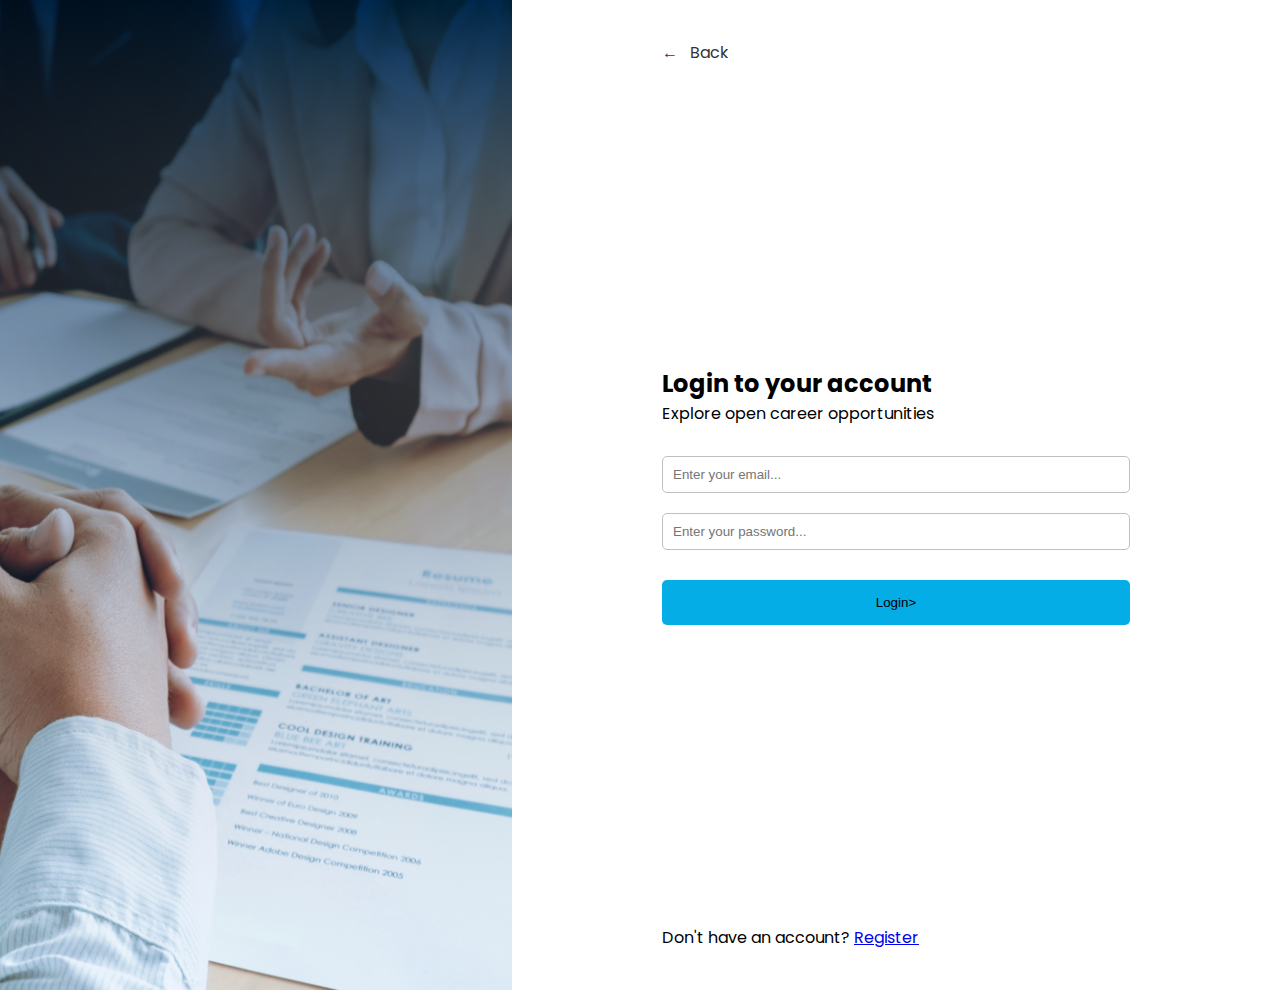
<file: Job-Portal-Web/login.html>
<!DOCTYPE html>
<html lang="en">
  <head>
    <meta charset="UTF-8" />
    <meta name="viewport" content="width=device-width, initial-scale=1.0" />
    <title>Login &mdash; Job Portal website</title>
    <link rel="stylesheet" href="./css/styles.css" />
  </head>
  <body>
    <div class="auth">
      <div class="auth_img">
        <img src="./images/auth.png" alt="" />
      </div>
      <div class="auth_form">
        <div class="form_back">
          <a href="/"> <p class="form_back_p">&larr; &nbsp; Back</p></a>
        </div>
        <div class="form">
          <h2 class="form_title">Login to your account</h2>
          <p class="form_p">Explore open career opportunities</p>
          <form action="#">
            <div class="form_group">
              <input
                type="email"
                class="form_input" name="email"   
                placeholder="Enter your email..." />
            </div>
            <div class="form_group">
              <input                  
                type="password"
                class="form_input" name="password"
                placeholder="Enter your password..." />
            </div>
            <div class="form_group">
              <button class="form_btn">Login></a></button>
            </div>
          </form>
        </div>
        <div class="form_option">
          <p class="form_optopn_p">
            Don't have an account? <a href="/register.html">Register</a>
          </p>
        </div>
      </div>
    </div>
  </body>
</html>
</file>
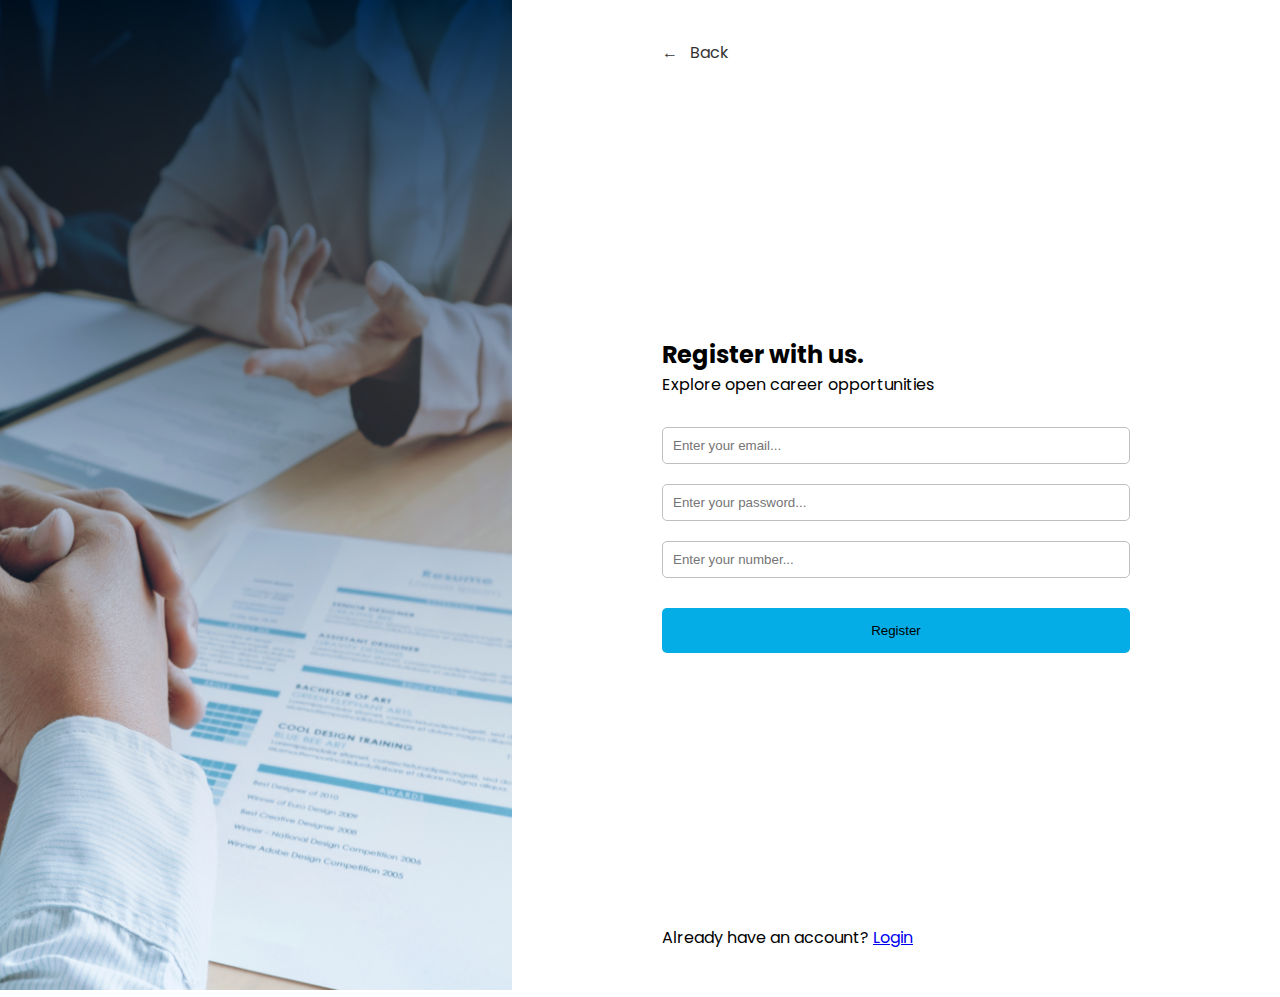
<file: Job-Portal-Web/register.html>
<!DOCTYPE html>
<html lang="en">
  <head>
    <meta charset="UTF-8" />
    <meta name="viewport" content="width=device-width, initial-scale=1.0" />
    <title>Register &mdash; Job Portal website</title>
    <link rel="stylesheet" href="./css/styles.css" />
  </head>
  <body>
    <div class="auth">
      <div class="auth_img">
        <img src="./images/auth.png" alt="" />
      </div>
      <div class="auth_form">
        <div class="form_back">
          <a href="/"> <p class="form_back_p">&larr; &nbsp; Back</p></a>
        </div>
        <div class="form">
          <h2 class="form_title">Register with us.</h2>
          <p class="form_p">Explore open career opportunities</p>
          <form action="#">
            <div class="form_group">
              <input
                type="email" name="email"
                class="form_input"
                placeholder="Enter your email..." />
            </div>
            <div class="form_group">
              <input
                type="password" name="password"
                class="form_input"
                placeholder="Enter your password..." />
            </div>
            <div class="form_group">
              <input
                type="number" name="number"
                class="form_input"
                placeholder="Enter your number..." />
            </div>
            <div class="form_group">
              <button class="form_btn">Register</button>
            </div>
          </form>
        </div>
        <div class="form_option">
          <p class="form_optopn_p">
            Already have an account? <a href="/login.html">Login</a>
          </p>
        </div>
      </div>
    </div>
  </body>
</html>
</file>
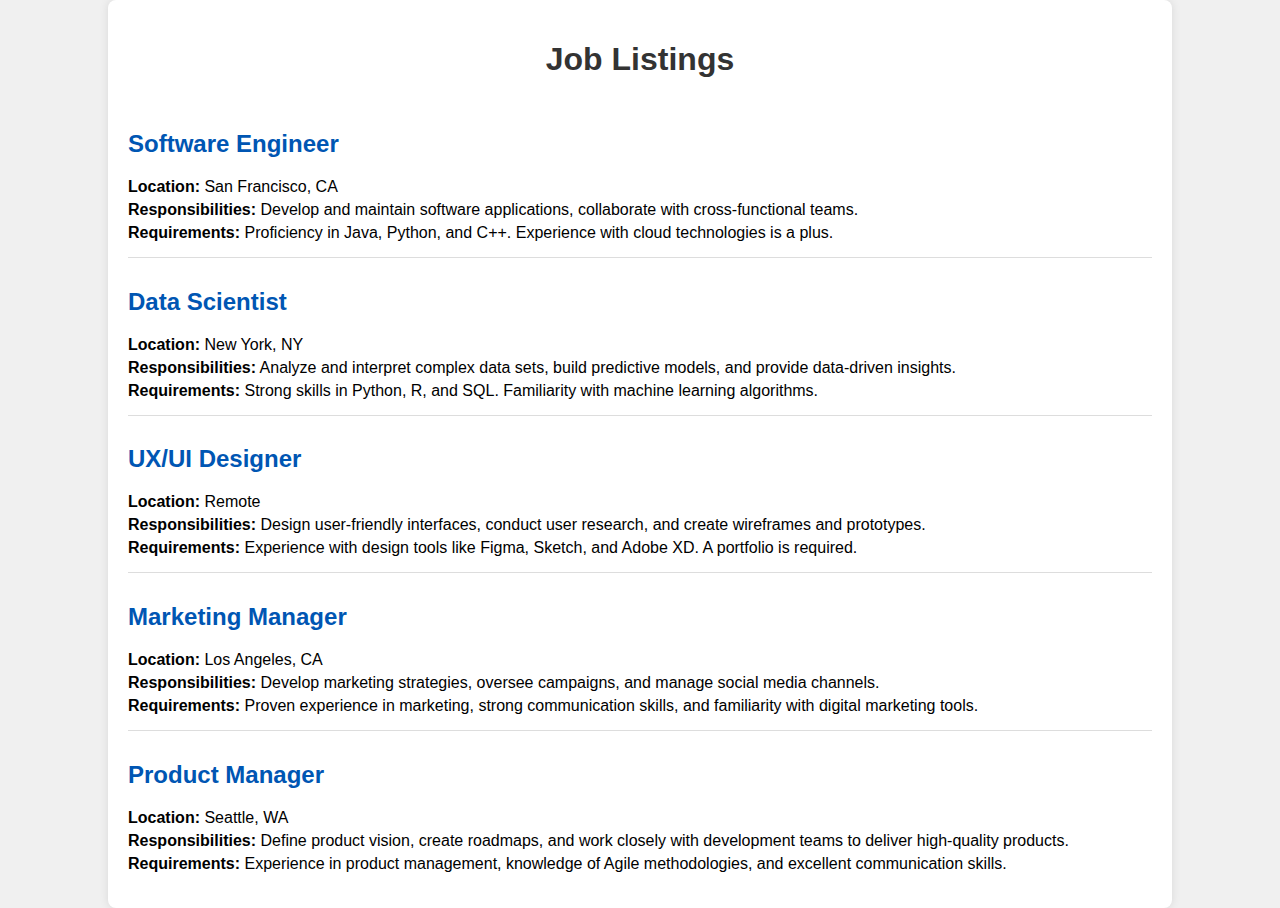
<file: Job-Portal-Web/css/job.html>
<!DOCTYPE html>
<html lang="en">
<head>
    <meta charset="UTF-8">
    <meta name="viewport" content="width=device-width, initial-scale=1.0">
    <title>Job Listings</title>
    <style>
        body {
            font-family: Arial, sans-serif;
            background-color: #f0f0f0;
            margin: 0;
            padding: 0;
        }
        .container {
            width: 80%;
            margin: 0 auto;
            padding: 20px;
            background-color: #fff;
            border-radius: 8px;
            box-shadow: 0 0 10px rgba(0, 0, 0, 0.1);
        }
        h1 {
            text-align: center;
            color: #333;
        }
        .job {
            border-bottom: 1px solid #ddd;
            padding: 10px 0;
        }
        .job:last-child {
            border-bottom: none;
        }
        h2 {
            color: #0056b3;
        }
        p {
            margin: 5px 0;
        }
    </style>
</head>
<body>
    <div class="container">
        <h1>Job Listings</h1>

        <div class="job">
            <h2>Software Engineer</h2>
            <p><strong>Location:</strong> San Francisco, CA</p>
            <p><strong>Responsibilities:</strong> Develop and maintain software applications, collaborate with cross-functional teams.</p>
            <p><strong>Requirements:</strong> Proficiency in Java, Python, and C++. Experience with cloud technologies is a plus.</p>
        </div>

        <div class="job">
            <h2>Data Scientist</h2>
            <p><strong>Location:</strong> New York, NY</p>
            <p><strong>Responsibilities:</strong> Analyze and interpret complex data sets, build predictive models, and provide data-driven insights.</p>
            <p><strong>Requirements:</strong> Strong skills in Python, R, and SQL. Familiarity with machine learning algorithms.</p>
        </div>

        <div class="job">
            <h2>UX/UI Designer</h2>
            <p><strong>Location:</strong> Remote</p>
            <p><strong>Responsibilities:</strong> Design user-friendly interfaces, conduct user research, and create wireframes and prototypes.</p>
            <p><strong>Requirements:</strong> Experience with design tools like Figma, Sketch, and Adobe XD. A portfolio is required.</p>
        </div>

        <div class="job">
            <h2>Marketing Manager</h2>
            <p><strong>Location:</strong> Los Angeles, CA</p>
            <p><strong>Responsibilities:</strong> Develop marketing strategies, oversee campaigns, and manage social media channels.</p>
            <p><strong>Requirements:</strong> Proven experience in marketing, strong communication skills, and familiarity with digital marketing tools.</p>
        </div>

        <div class="job">
            <h2>Product Manager</h2>
            <p><strong>Location:</strong> Seattle, WA</p>
            <p><strong>Responsibilities:</strong> Define product vision, create roadmaps, and work closely with development teams to deliver high-quality products.</p>
            <p><strong>Requirements:</strong> Experience in product management, knowledge of Agile methodologies, and excellent communication skills.</p>
        </div>
    </div>
</body>
</html>
</file>
<file: Job-Portal-Web/css/styles.css>
@import url("https://fonts.googleapis.com/css2?family=Kalnia:wght@400;500;600;700&family=Poppins:wght@200;300;400;500;600;700;800;900&display=swap");

* {
  margin: 0px;
  padding: 0px;
  box-sizing: border-box;
}

html {
  font-size: 10px;
}
body {
  font-size: 1.6rem;
  font-family: "Poppins", sans-serif;
}
.container {
  max-width: 104rem;
  margin: 0 auto;
  padding: 0rem 1.5rem;
}
.section {
  margin-top: 10rem;
}

/* header */
.header {
  width: 100%;
  height: 90vh;
  background-image: url(../images/Main\ Hero.png);
  background-size: cover;
}
.nav {
  width: 100%;
  height: 9rem;
}
.nav_container {
  width: 100%;
  height: 100%;
  display: flex;
  align-items: center;
  justify-content: space-between;
}
.logo_img {
  max-width: 80%;
}
.nav_list {
  display: flex;
  align-items: center;
  list-style: none;
}
.nav_item {
  margin: 0rem 1rem;
}
.nav_link {
  text-decoration: none;
  color: #fff;
}
.nav_btn {
  margin-left: 1.5rem;
  padding: 1rem 4rem;
  background-color: #ffde7f;
  color: #333;
  text-decoration: none;
  border-radius: 5px;
}
.header_container {
  width: 65%;
  height: calc(90vh - 9rem);
  display: flex;
  align-items: center;
}
.header_main_title {
  font-size: 4.8rem;
  line-height: 5rem;
  color: #fff;
}
.header_p {
  color: #fff;
  margin: 2rem 0rem;
}
.header_form {
  width: 100%;
  background-color: #fff;
  padding: 2.5rem;
  display: flex;
  align-items: center;
  border-radius: 1rem;
  justify-content: space-between;
}
.header_select {
  border: none;
  outline: none;
  border-bottom: 1px solid #333;
}
.header_btn {
  padding: 1.2rem 2.2rem;
  background-color: #ffde7f;
  color: #333;
  text-decoration: none;
  border-radius: 5px;
  border: none;
  outline: none;
  cursor: pointer;
}

.header_tags {
  margin-top: 2rem;
  display: flex;
  align-items: center;
  justify-content: space-between;
}

.header_tag {
  padding: 1.2rem;
  width: 49%;
  background-color: #ffde7f;
  border-radius: 5px;
  display: flex;
  align-items: center;
  justify-content: space-between;
}
.tag-2 {
  margin-left: 1;
}

/* featured jobs */
.section_header {
  width: 100%;
  display: flex;
  justify-content: space-between;
  align-items: center;
}
.section_header_link {
  color: #333;
  text-decoration: none;
}
.features {
  margin-top: 6rem;
  width: 100%;
  display: grid;
  grid-template-columns: repeat(auto-fit, minmax(25rem, 1fr));
  grid-gap: 4rem;
}
.featured_card {
  box-shadow: 2px 2px 10px rgba(0, 0, 0, 0.3);
  border-top-right-radius: 1rem;
  border-top-left-radius: 1rem;
}
.featured_img {
  width: 100%;
  height: 10rem;
  object-fit: cover;
  border-top-right-radius: 1rem;
  border-top-left-radius: 1rem;
}
.card_body {
  padding: 2rem;
}
.featured_p {
  margin-bottom: 1rem;
}
.featured_icon_box {
  margin-top: 0.5rem;
  display: flex;
  align-items: center;
}
.featured_icon {
  margin-right: 1rem;
}
.featured_btn {
  margin-top: 2rem;
  width: 100%;
  padding: 1.5rem;
  border: none;
  outline: none;
  background-color: #04ade6;
  color: #fff;
  border-radius: 0.7rem;
  cursor: pointer;
}

/* join_us */
.join_us {
  width: 100%;
  height: 34rem;
  background-image: url(../images/join-bg.png);
}
.join_container {
  width: 100%;
  height: 100%;
  display: flex;
  align-items: center;
}
.join_content {
  width: 70%;
  margin: 0 auto;
  text-align: center;
}
.join_title {
  font-size: 4.8rem;
  color: #fff;
}
.join_btn {
  margin-top: 2rem;
  padding: 1.5rem 3rem;
  border: none;
  outline: none;
  background-color: #04ade6;
  color: #fff;
  border-radius: 0.7rem;
  cursor: pointer;
  text-decoration: none;
  
}
/* teams */
.teams {
  margin-top: 6rem;
  width: 100%;
  display: grid;
  grid-template-columns: repeat(auto-fit, minmax(24rem, 1fr));
  grid-gap: 3rem;
}
.team_img {
  width: 100%;
}
.team_p {
  font-size: 1.4rem;
}
.team_content {
  margin-top: 1rem;
}
.team_title {
  color: #04ade6;
}
/* countries */
.countries_container {
  margin-top: 6rem;
  width: 100%;
  display: grid;
  grid-template-columns: repeat(auto-fit, minmax(22rem, 1fr));
  grid-gap: 2rem;
}
.country > img {
  width: 100%;
}
.country {
  position: relative;
}
.country_content {
  width: 90%;
  position: absolute;
  left: 1.2rem;
  bottom: 1.2rem;
  z-index: 99;
  color: #fff;
  display: flex;
  align-items: center;
  justify-content: space-between;
}

/* footer */
.footer {
  margin-top: 10rem;
  width: 100%;
  background-color: #003b4e;
}
.footer_text {
  padding: 1.2rem 0rem;
  color: #fff;
  text-align: center;
  font-style: italic;
}

/* auth */
.auth {
  width: 100%;
  height: 110vh;
  display: flex;
}
.auth_img {
  width: 40%;
  height: 100%;
}
.auth_img > img {
  width: 100%;
  height: 100%;
}
.auth_form {
  width: 60%;
  padding: 4rem 15rem;
  display: flex;
  flex-direction: column;
  justify-content: space-between;
}
.form_back > a {
  text-decoration: none;
  color: #333;
}
form {
  margin-top: 1rem;
  width: 100%;
}
.form_group {
  width: 100%;
}
.form_input {
  padding: 1rem;
  width: 100%;
  margin-top: 2rem;
  border: 1px solid #bfbfbf;
  outline: none;
  border-radius: 5px;
}
.form_btn {
  margin-top: 3rem;
  padding: 1.5rem 2.4rem;
  background-color: #04ade6;
  width: 100%;
  border: none;
  outline: none;
  border-radius: 5px;
}
/* -------------------------- */
</file>
